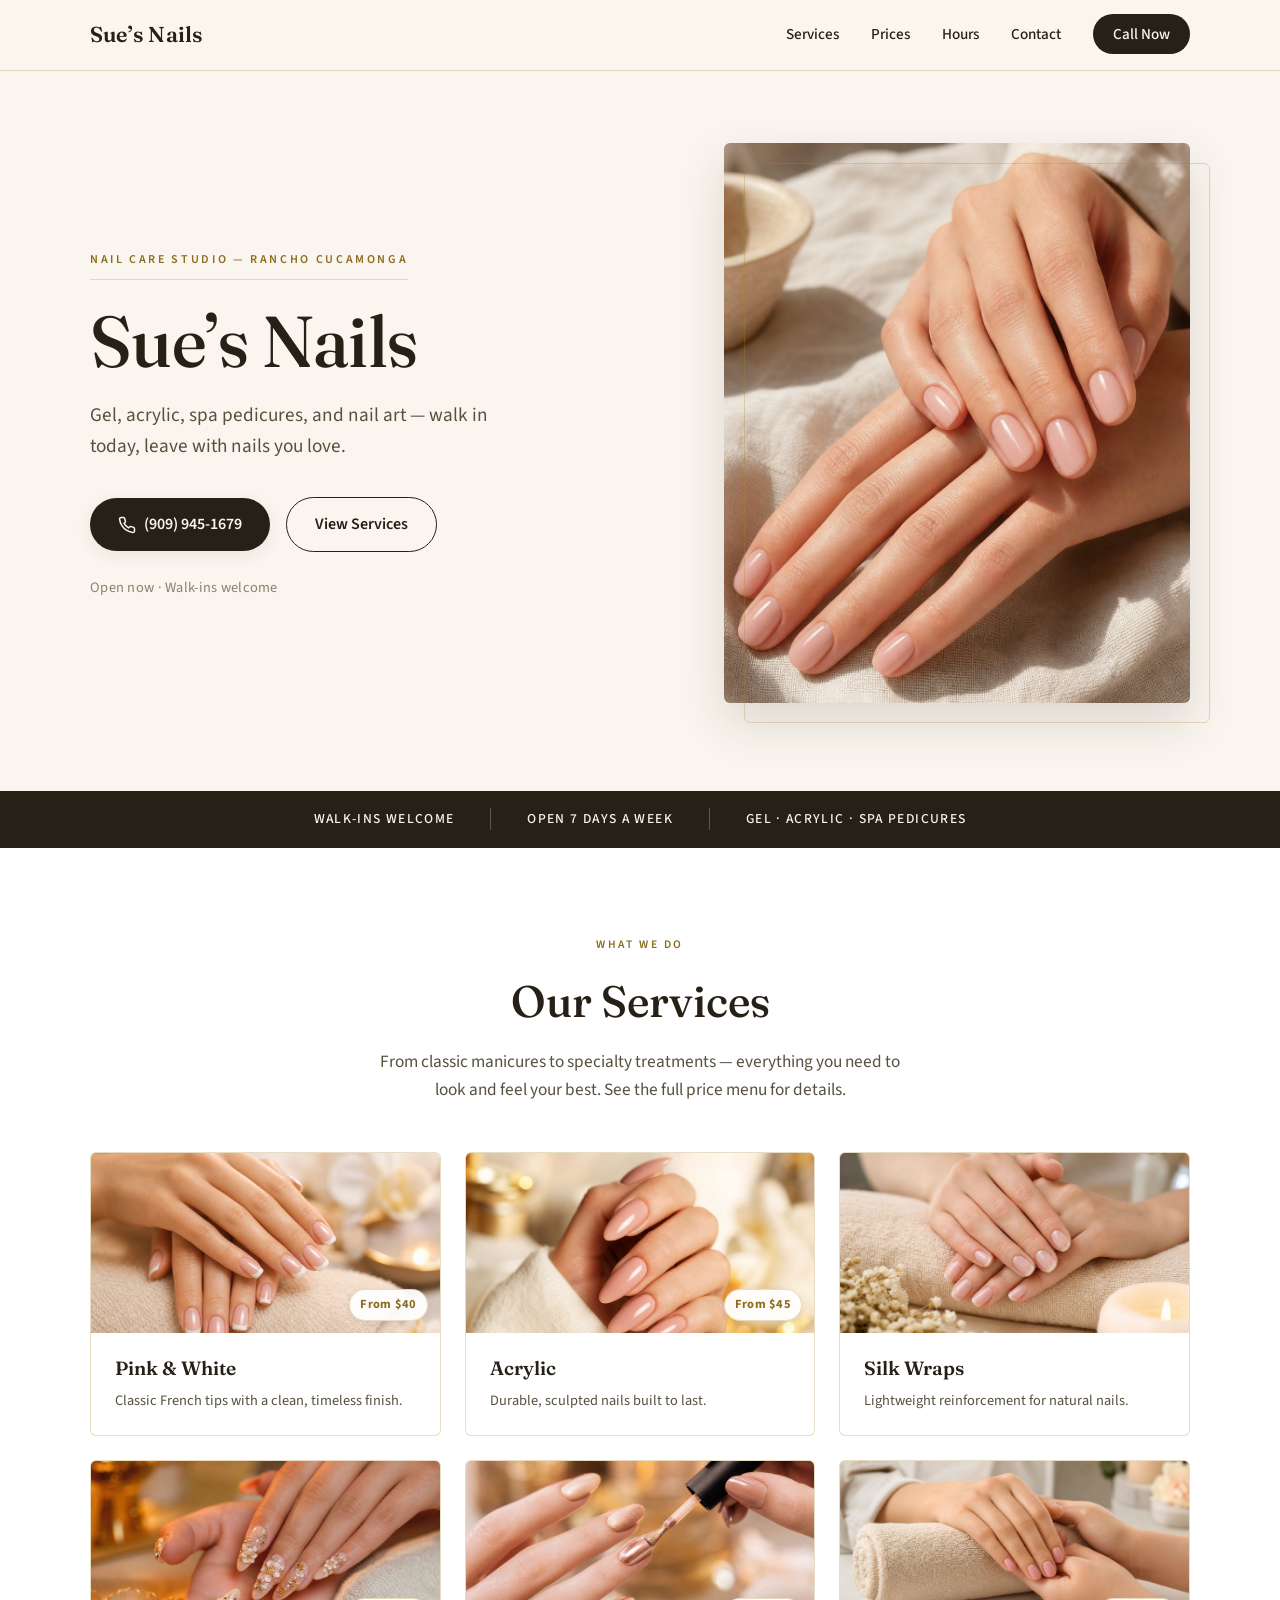
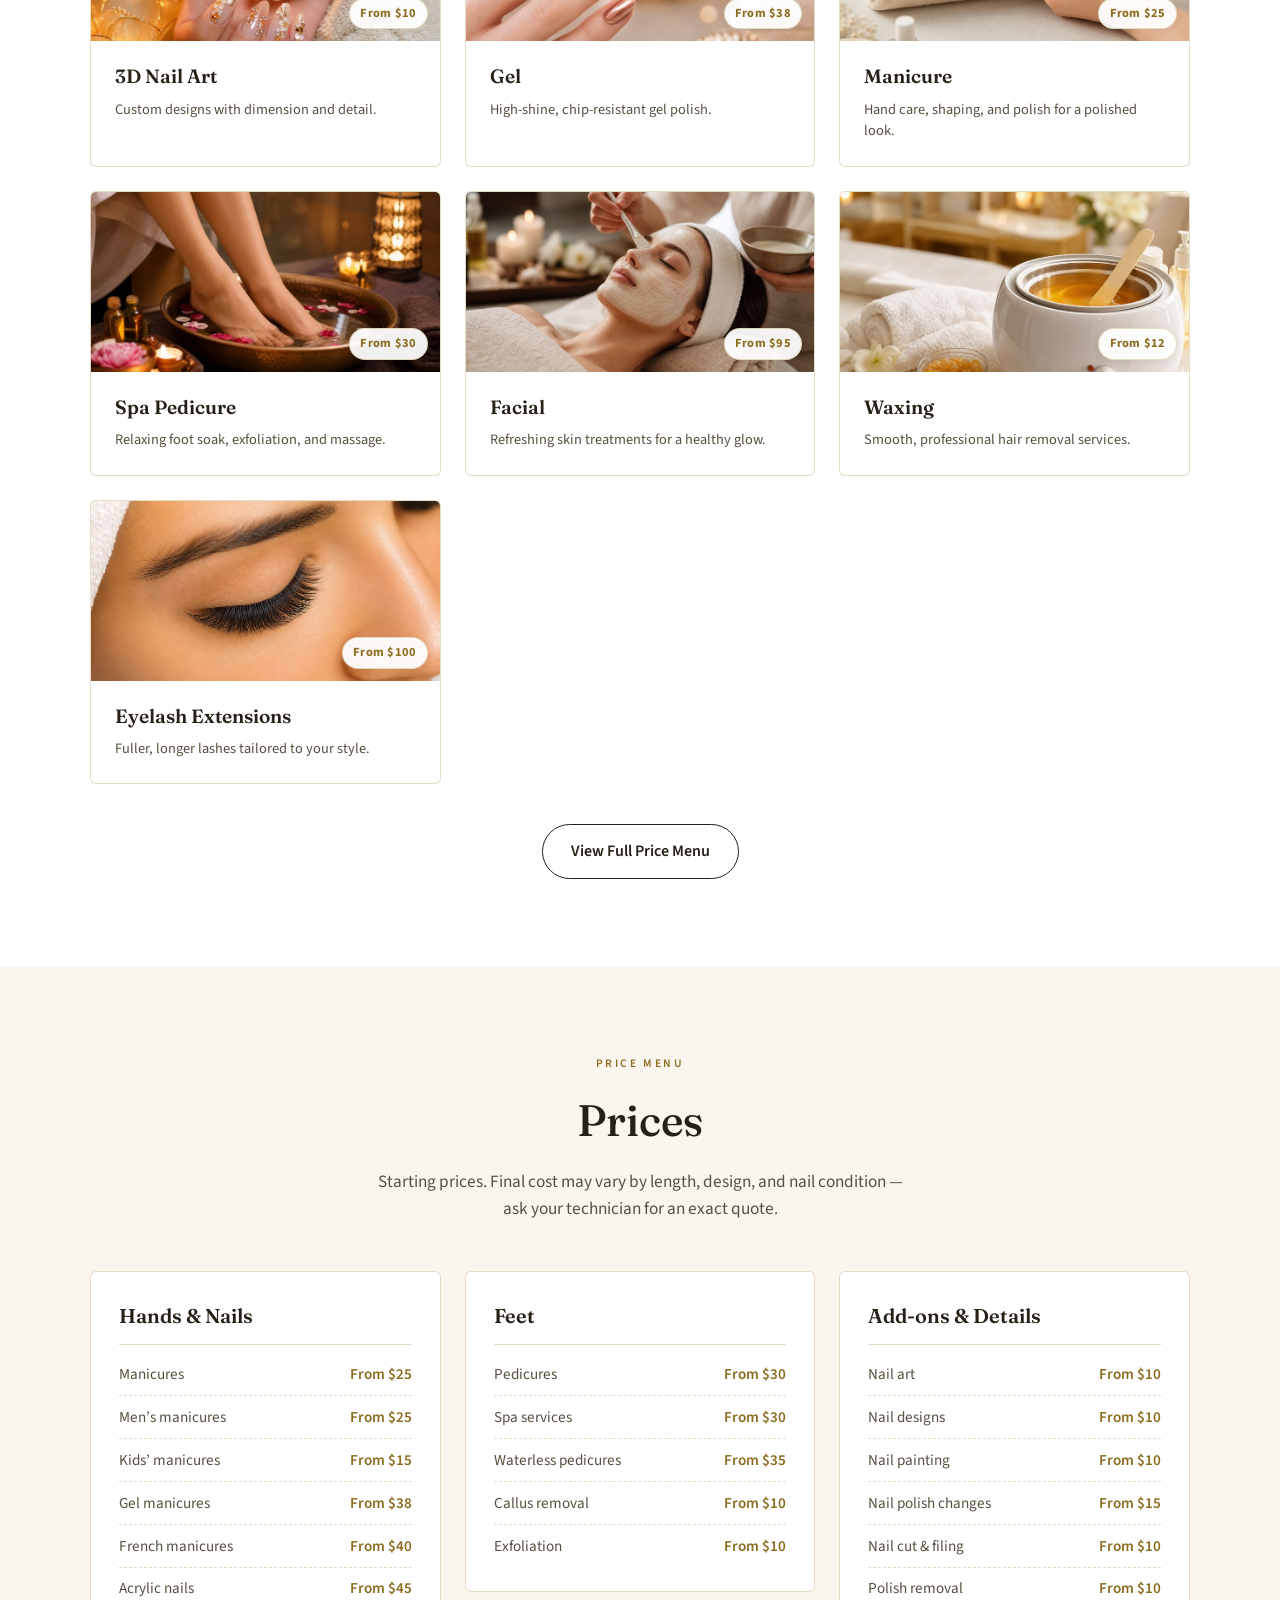
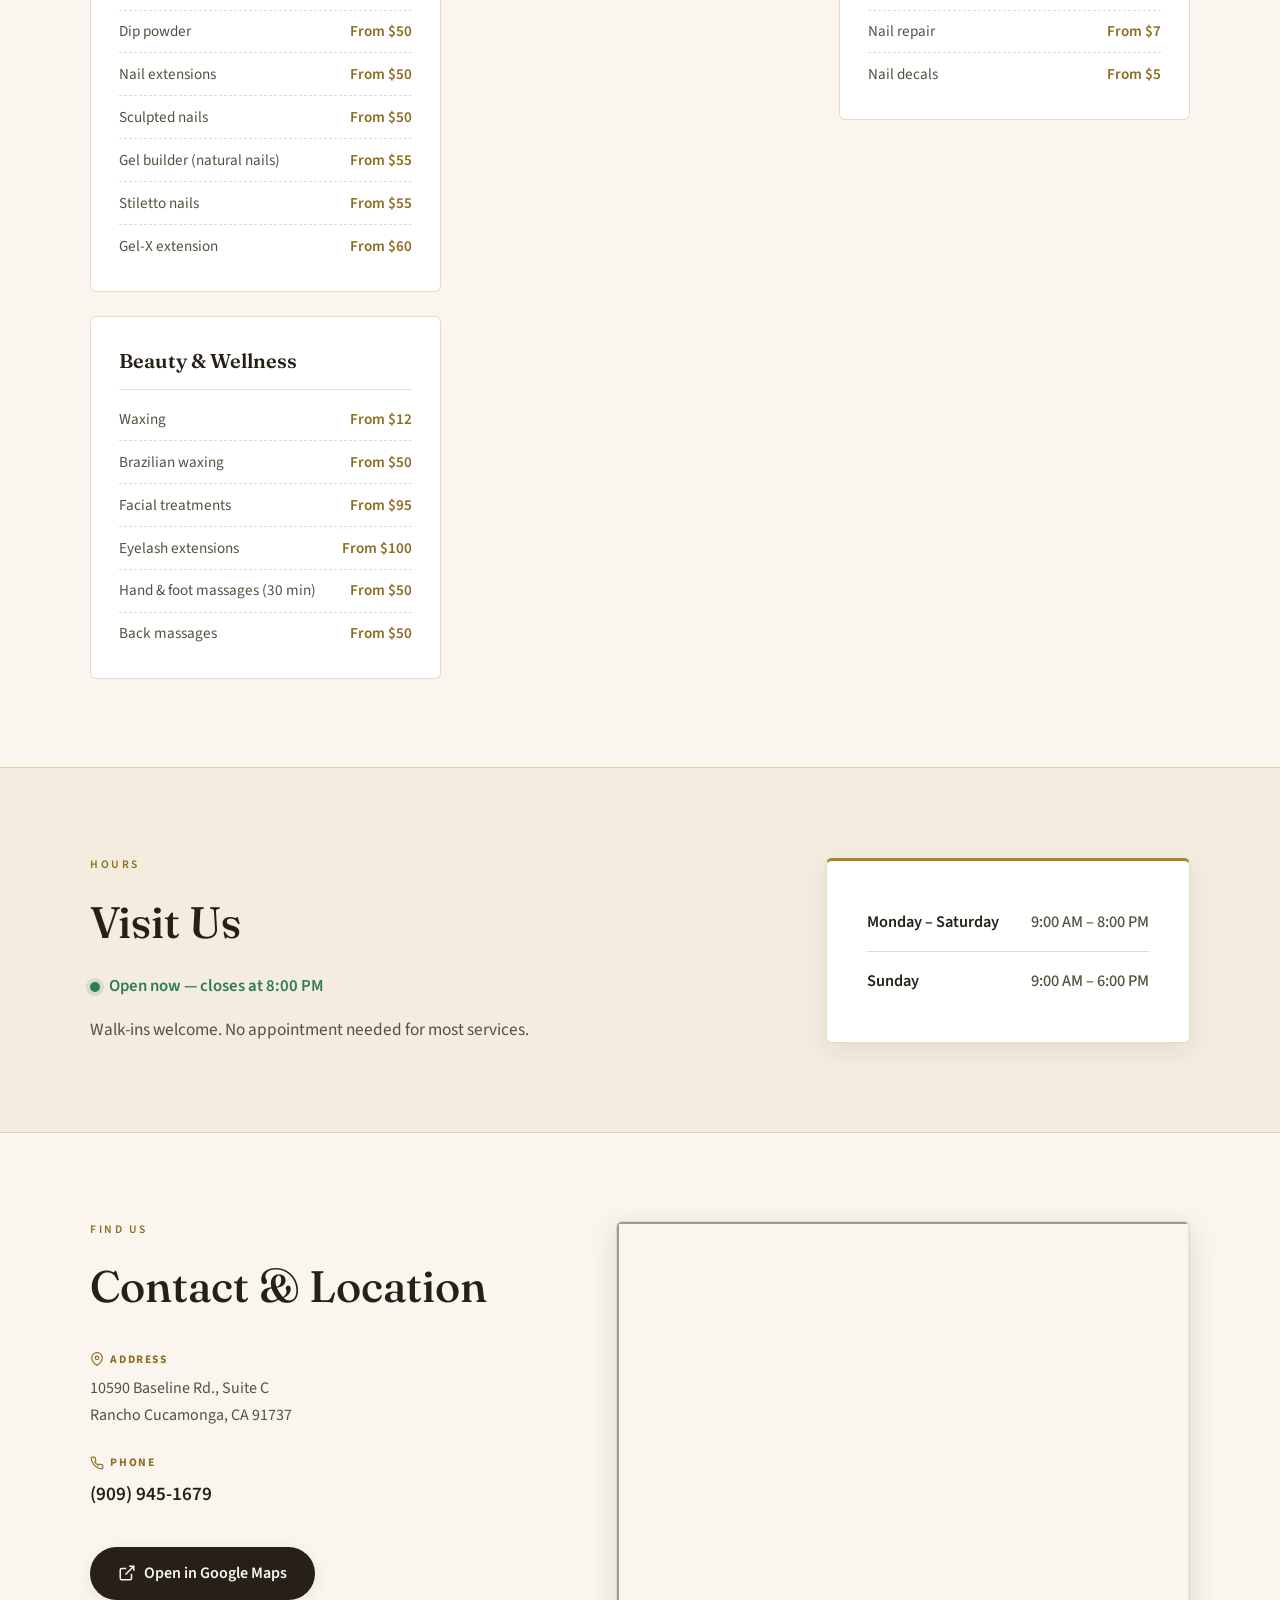
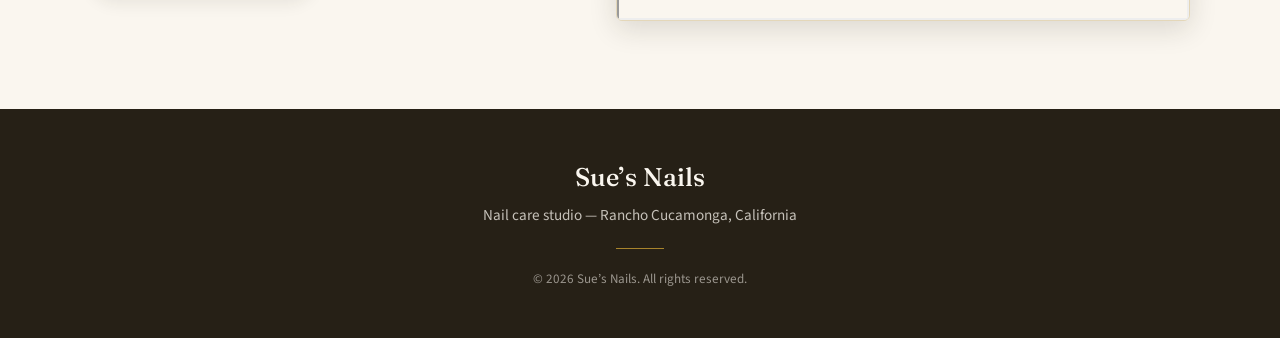
<file: index.html>
<!DOCTYPE html>
<html lang="en">
<head>
  <meta charset="UTF-8">
  <meta name="viewport" content="width=device-width, initial-scale=1.0">
  <meta name="description" content="Sue's Nails — Professional nail care in Rancho Cucamonga, CA. Manicures, pedicures, gel, acrylic, facials, waxing, and more. Walk-ins welcome, open 7 days.">
  <title>Sue's Nails | Nail Care Studio — Rancho Cucamonga</title>
  <link rel="canonical" href="https://suenails.com/">
  <meta property="og:type" content="website">
  <meta property="og:url" content="https://suenails.com/">
  <meta property="og:site_name" content="Sue's Nails">
  <meta property="og:locale" content="en_US">
  <meta property="og:title" content="Sue's Nails | Nail Care Studio — Rancho Cucamonga">
  <meta property="og:description" content="Manicures, pedicures, gel, and acrylic — walk-ins welcome, open 7 days a week. 10590 Baseline Rd., Suite C, Rancho Cucamonga, CA.">
  <meta property="og:image" content="https://suenails.com/images/hero-manicure.jpg">
  <meta property="og:image:alt" content="Freshly manicured hands with a soft nude-pink finish">
  <meta name="twitter:card" content="summary_large_image">
  <meta name="twitter:title" content="Sue's Nails | Nail Care Studio — Rancho Cucamonga">
  <meta name="twitter:description" content="Manicures, pedicures, gel, and acrylic — walk-ins welcome, open 7 days a week in Rancho Cucamonga, CA.">
  <meta name="twitter:image" content="https://suenails.com/images/hero-manicure.jpg">
  <link rel="icon" type="image/svg+xml" href="images/favicon.svg">
  <script type="application/ld+json">
  {
    "@context": "https://schema.org",
    "@type": "NailSalon",
    "name": "Sue's Nails",
    "image": "https://suenails.com/images/hero-manicure.jpg",
    "url": "https://suenails.com/",
    "telephone": "+1-909-945-1679",
    "priceRange": "$$",
    "address": {
      "@type": "PostalAddress",
      "streetAddress": "10590 Baseline Rd., Suite C",
      "addressLocality": "Rancho Cucamonga",
      "addressRegion": "CA",
      "postalCode": "91737",
      "addressCountry": "US"
    },
    "geo": {
      "@type": "GeoCoordinates",
      "latitude": 34.1221,
      "longitude": -117.5501
    },
    "openingHoursSpecification": [
      {
        "@type": "OpeningHoursSpecification",
        "dayOfWeek": [
          "Monday",
          "Tuesday",
          "Wednesday",
          "Thursday",
          "Friday",
          "Saturday"
        ],
        "opens": "09:00",
        "closes": "20:00"
      },
      {
        "@type": "OpeningHoursSpecification",
        "dayOfWeek": "Sunday",
        "opens": "09:00",
        "closes": "18:00"
      }
    ]
  }
  </script>
  <link rel="preconnect" href="https://fonts.googleapis.com">
  <link rel="preconnect" href="https://fonts.gstatic.com" crossorigin>
  <link href="https://fonts.googleapis.com/css2?family=Fraunces:opsz,wght@9..144,400;9..144,500;9..144,600&family=Source+Sans+3:ital,wght@0,400;0,500;0,600;0,700;1,400&display=swap" rel="stylesheet">
  <link rel="stylesheet" href="styles.css?v=11">
</head>
<body>
  <header class="site-header">
    <nav class="nav">
      <a href="#" class="nav-logo">Sue&rsquo;s Nails</a>
      <button class="nav-toggle" aria-label="Open menu" aria-expanded="false">
        <span></span>
        <span></span>
        <span></span>
      </button>
      <ul class="nav-links">
        <li><a href="#services">Services</a></li>
        <li><a href="#prices">Prices</a></li>
        <li id="nav-book" hidden><a href="#book">Book Online</a></li>
        <li><a href="#hours">Hours</a></li>
        <li><a href="#contact">Contact</a></li>
        <li><a href="tel:19099451679" class="nav-cta">Call Now</a></li>
      </ul>
    </nav>
  </header>

  <main>
    <section class="hero">
      <div class="container hero-inner">
        <div class="hero-content">
          <p class="hero-eyebrow">Nail Care Studio &mdash; Rancho Cucamonga</p>
          <h1>Sue&rsquo;s Nails</h1>
          <p class="hero-tagline">Gel, acrylic, spa pedicures, and nail art — walk in today, leave with nails you love.</p>
          <div class="hero-actions">
            <a href="tel:19099451679" class="btn btn-primary">
              <svg class="btn-icon" viewBox="0 0 24 24" fill="none" stroke="currentColor" stroke-width="2"><path d="M22 16.92v3a2 2 0 01-2.18 2 19.79 19.79 0 01-8.63-3.07 19.5 19.5 0 01-6-6 19.79 19.79 0 01-3.07-8.67A2 2 0 014.11 2h3a2 2 0 012 1.72c.127.96.361 1.903.7 2.81a2 2 0 01-.45 2.11L8.09 9.91a16 16 0 006 6l1.27-1.27a2 2 0 012.11-.45c.907.339 1.85.573 2.81.7A2 2 0 0122 16.92z"/></svg>
              (909) 945-1679
            </a>
            <a href="#services" class="btn btn-secondary">View Services</a>
          </div>
          <p class="hero-note" id="hero-status" aria-live="polite">Walk-ins welcome &middot; Open 7 days a week</p>
        </div>
        <div class="hero-media">
          <img src="images/hero-manicure.jpg" alt="Freshly manicured hands with a soft nude-pink finish" width="1000" height="1500" fetchpriority="high">
        </div>
      </div>
    </section>

    <section class="trust-bar">
      <div class="container trust-inner">
        <div class="trust-item">Walk-ins Welcome</div>
        <div class="trust-item">Open 7 Days a Week</div>
        <div class="trust-item">Gel &middot; Acrylic &middot; Spa Pedicures</div>
      </div>
    </section>

    <section id="services" class="section services">
      <div class="container">
        <div class="section-header">
          <p class="section-eyebrow">What we do</p>
          <h2>Our Services</h2>
          <p class="section-lead">From classic manicures to specialty treatments — everything you need to look and feel your best. See the <a href="#prices">full price menu</a> for details.</p>
        </div>
        <ul class="service-grid">
          <li class="service-card">
            <div class="service-thumb">
              <img src="images/services/pink-white.jpg" alt="Pink and white French manicure" loading="lazy">
              <span class="price-badge">From $40</span>
            </div>
            <div class="service-body">
              <h3>Pink &amp; White</h3>
              <p>Classic French tips with a clean, timeless finish.</p>
            </div>
          </li>
          <li class="service-card">
            <div class="service-thumb">
              <img src="images/services/acrylic.jpg" alt="Acrylic nail extensions" loading="lazy">
              <span class="price-badge">From $45</span>
            </div>
            <div class="service-body">
              <h3>Acrylic</h3>
              <p>Durable, sculpted nails built to last.</p>
            </div>
          </li>
          <li class="service-card">
            <div class="service-thumb">
              <img src="images/services/silk-wraps.jpg" alt="Silk wrap nail treatment" loading="lazy">
            </div>
            <div class="service-body">
              <h3>Silk Wraps</h3>
              <p>Lightweight reinforcement for natural nails.</p>
            </div>
          </li>
          <li class="service-card">
            <div class="service-thumb">
              <img src="images/services/nail-art-3d.jpg" alt="3D nail art design" loading="lazy">
              <span class="price-badge">From $10</span>
            </div>
            <div class="service-body">
              <h3>3D Nail Art</h3>
              <p>Custom designs with dimension and detail.</p>
            </div>
          </li>
          <li class="service-card">
            <div class="service-thumb">
              <img src="images/services/gel.jpg" alt="Gel nail polish manicure" loading="lazy">
              <span class="price-badge">From $38</span>
            </div>
            <div class="service-body">
              <h3>Gel</h3>
              <p>High-shine, chip-resistant gel polish.</p>
            </div>
          </li>
          <li class="service-card">
            <div class="service-thumb">
              <img src="images/services/manicure.jpg" alt="Classic manicure" loading="lazy">
              <span class="price-badge">From $25</span>
            </div>
            <div class="service-body">
              <h3>Manicure</h3>
              <p>Hand care, shaping, and polish for a polished look.</p>
            </div>
          </li>
          <li class="service-card">
            <div class="service-thumb">
              <img src="images/services/spa-pedicure.jpg" alt="Spa pedicure treatment" loading="lazy">
              <span class="price-badge">From $30</span>
            </div>
            <div class="service-body">
              <h3>Spa Pedicure</h3>
              <p>Relaxing foot soak, exfoliation, and massage.</p>
            </div>
          </li>
          <li class="service-card">
            <div class="service-thumb">
              <img src="images/services/facial.jpg" alt="Facial skin treatment" loading="lazy">
              <span class="price-badge">From $95</span>
            </div>
            <div class="service-body">
              <h3>Facial</h3>
              <p>Refreshing skin treatments for a healthy glow.</p>
            </div>
          </li>
          <li class="service-card">
            <div class="service-thumb">
              <img src="images/services/waxing.jpg" alt="Professional waxing service" loading="lazy">
              <span class="price-badge">From $12</span>
            </div>
            <div class="service-body">
              <h3>Waxing</h3>
              <p>Smooth, professional hair removal services.</p>
            </div>
          </li>
          <li class="service-card">
            <div class="service-thumb">
              <img src="images/services/eyelash-extensions.jpg" alt="Eyelash extensions" loading="lazy">
              <span class="price-badge">From $100</span>
            </div>
            <div class="service-body">
              <h3>Eyelash Extensions</h3>
              <p>Fuller, longer lashes tailored to your style.</p>
            </div>
          </li>
        </ul>
        <p class="services-cta">
          <a href="#prices" class="btn btn-secondary">View Full Price Menu</a>
        </p>
      </div>
    </section>

    <section id="prices" class="section prices">
      <div class="container">
        <div class="section-header">
          <p class="section-eyebrow">Price menu</p>
          <h2>Prices</h2>
          <p class="section-lead">Starting prices. Final cost may vary by length, design, and nail condition — ask your technician for an exact quote.</p>
        </div>
        <div class="price-menu">
          <div class="price-category">
            <h3>Hands &amp; Nails</h3>
            <ul class="price-list">
              <li><span>Manicures</span><span>From $25</span></li>
              <li><span>Men&rsquo;s manicures</span><span>From $25</span></li>
              <li><span>Kids&rsquo; manicures</span><span>From $15</span></li>
              <li><span>Gel manicures</span><span>From $38</span></li>
              <li><span>French manicures</span><span>From $40</span></li>
              <li><span>Acrylic nails</span><span>From $45</span></li>
              <li><span>Dip powder</span><span>From $50</span></li>
              <li><span>Nail extensions</span><span>From $50</span></li>
              <li><span>Sculpted nails</span><span>From $50</span></li>
              <li><span>Gel builder (natural nails)</span><span>From $55</span></li>
              <li><span>Stiletto nails</span><span>From $55</span></li>
              <li><span>Gel-X extension</span><span>From $60</span></li>
            </ul>
          </div>
          <div class="price-category">
            <h3>Feet</h3>
            <ul class="price-list">
              <li><span>Pedicures</span><span>From $30</span></li>
              <li><span>Spa services</span><span>From $30</span></li>
              <li><span>Waterless pedicures</span><span>From $35</span></li>
              <li><span>Callus removal</span><span>From $10</span></li>
              <li><span>Exfoliation</span><span>From $10</span></li>
            </ul>
          </div>
          <div class="price-category">
            <h3>Add-ons &amp; Details</h3>
            <ul class="price-list">
              <li><span>Nail art</span><span>From $10</span></li>
              <li><span>Nail designs</span><span>From $10</span></li>
              <li><span>Nail painting</span><span>From $10</span></li>
              <li><span>Nail polish changes</span><span>From $15</span></li>
              <li><span>Nail cut &amp; filing</span><span>From $10</span></li>
              <li><span>Polish removal</span><span>From $10</span></li>
              <li><span>Nail repair</span><span>From $7</span></li>
              <li><span>Nail decals</span><span>From $5</span></li>
            </ul>
          </div>
          <div class="price-category">
            <h3>Beauty &amp; Wellness</h3>
            <ul class="price-list">
              <li><span>Waxing</span><span>From $12</span></li>
              <li><span>Brazilian waxing</span><span>From $50</span></li>
              <li><span>Facial treatments</span><span>From $95</span></li>
              <li><span>Eyelash extensions</span><span>From $100</span></li>
              <li><span>Hand &amp; foot massages (30 min)</span><span>From $50</span></li>
              <li><span>Back massages</span><span>From $50</span></li>
            </ul>
          </div>
        </div>
      </div>
    </section>

    <section id="book" class="section booking" hidden>
      <div class="container">
        <div class="section-header">
          <p class="section-eyebrow">Book online</p>
          <h2>Book an Appointment</h2>
          <p class="section-lead">Pick a service and a time that works for you — walk-ins are always welcome too.</p>
        </div>
        <div id="sues-booking"></div>
      </div>
    </section>

    <section id="hours" class="section hours">
      <div class="container hours-inner">
        <div class="hours-text">
          <p class="section-eyebrow">Hours</p>
          <h2>Visit Us</h2>
          <p class="hours-status" id="open-status" aria-live="polite">
            <span class="status-dot" aria-hidden="true"></span>
            <span class="status-text">Open 7 days a week</span>
          </p>
          <p class="section-lead">Walk-ins welcome. No appointment needed for most services.</p>
        </div>
        <dl class="hours-list">
          <div class="hours-row">
            <dt>Monday &ndash; Saturday</dt>
            <dd>9:00 AM &ndash; 8:00 PM</dd>
          </div>
          <div class="hours-row">
            <dt>Sunday</dt>
            <dd>9:00 AM &ndash; 6:00 PM</dd>
          </div>
        </dl>
      </div>
    </section>

    <section id="contact" class="section contact">
      <div class="container contact-inner">
        <div class="contact-info">
          <p class="section-eyebrow">Find us</p>
          <h2>Contact &amp; Location</h2>
          <address>
            <p class="contact-item">
              <span class="contact-label">
                <svg viewBox="0 0 24 24" fill="none" stroke="currentColor" stroke-width="2"><path d="M21 10c0 7-9 13-9 13s-9-6-9-13a9 9 0 0118 0z"/><circle cx="12" cy="10" r="3"/></svg>
                Address
              </span>
              10590 Baseline Rd., Suite C<br>
              Rancho Cucamonga, CA 91737
            </p>
            <p class="contact-item">
              <span class="contact-label">
                <svg viewBox="0 0 24 24" fill="none" stroke="currentColor" stroke-width="2"><path d="M22 16.92v3a2 2 0 01-2.18 2 19.79 19.79 0 01-8.63-3.07 19.5 19.5 0 01-6-6 19.79 19.79 0 01-3.07-8.67A2 2 0 014.11 2h3a2 2 0 012 1.72c.127.96.361 1.903.7 2.81a2 2 0 01-.45 2.11L8.09 9.91a16 16 0 006 6l1.27-1.27a2 2 0 012.11-.45c.907.339 1.85.573 2.81.7A2 2 0 0122 16.92z"/></svg>
                Phone
              </span>
              <a href="tel:19099451679">(909) 945-1679</a>
            </p>
          </address>
          <a
            href="https://www.google.com/maps/search/?api=1&query=10590+Baseline+Rd+Suite+C+Rancho+Cucamonga+CA+91737"
            class="btn btn-primary"
            target="_blank"
            rel="noopener noreferrer"
          >
            <svg class="btn-icon" viewBox="0 0 24 24" fill="none" stroke="currentColor" stroke-width="2"><path d="M18 13v6a2 2 0 01-2 2H5a2 2 0 01-2-2V8a2 2 0 012-2h6M15 3h6v6M10 14L21 3"/></svg>
            Open in Google Maps
          </a>
        </div>
        <div class="map-embed">
          <iframe
            title="Sue's Nails location on Google Maps"
            src="https://maps.google.com/maps?q=10590+Baseline+Rd,+Suite+C,+Rancho+Cucamonga,+CA+91737&z=15&output=embed"
            width="600"
            height="450"
            allowfullscreen=""
            loading="lazy"
            referrerpolicy="no-referrer-when-downgrade"
          ></iframe>
        </div>
      </div>
    </section>
  </main>

  <footer class="site-footer">
    <div class="container footer-inner">
      <p class="footer-brand">Sue&rsquo;s Nails</p>
      <p class="footer-tagline">Nail care studio &mdash; Rancho Cucamonga, California</p>
      <div class="footer-divider" aria-hidden="true"></div>
      <p class="footer-copy">&copy; <span id="year"></span> Sue&rsquo;s Nails. All rights reserved.</p>
    </div>
  </footer>

  <script>
    // Online booking: set to the deployed booking Worker URL to enable, e.g.
    // window.BOOKING_API = "https://sues-nails-booking.YOUR-SUBDOMAIN.workers.dev";
    window.BOOKING_API = "";
  </script>
  <script src="script.js"></script>
  <!-- Cloudflare Web Analytics -->
  <script defer src="https://static.cloudflareinsights.com/beacon.min.js" data-cf-beacon='{"token": "c30023fcf470469a8c169c86492b10e3"}'></script>
</body>
</html>
</file>
<file: styles.css>
:root {
  --cream: #faf6ef;
  --cream-deep: #f3ecdf;
  --white: #ffffff;
  --ink: #262016;
  --ink-soft: #57503f;
  --ink-muted: #8a8171;
  --gold: #a8842c;
  --gold-dark: #8c6d20;
  --gold-hairline: rgba(168, 132, 44, 0.28);
  --open-green: #2e7d4f;
  --shadow: rgba(38, 32, 22, 0.08);
  --shadow-lg: rgba(38, 32, 22, 0.14);
  --radius: 6px;
  --font-display: "Fraunces", Georgia, serif;
  --font-body: "Source Sans 3", system-ui, sans-serif;
}

*,
*::before,
*::after {
  box-sizing: border-box;
  margin: 0;
  padding: 0;
}

html {
  scroll-behavior: smooth;
}

body {
  font-family: var(--font-body);
  color: var(--ink);
  background: var(--cream);
  line-height: 1.6;
  -webkit-font-smoothing: antialiased;
}

a {
  color: inherit;
  text-decoration: none;
}

img {
  max-width: 100%;
  display: block;
}

.container {
  width: min(1100px, 92vw);
  margin: 0 auto;
}

/* Header */
.site-header {
  position: sticky;
  top: 0;
  z-index: 100;
  background: rgba(250, 246, 239, 0.94);
  backdrop-filter: blur(12px);
  border-bottom: 1px solid var(--gold-hairline);
}

.nav {
  width: min(1100px, 92vw);
  margin: 0 auto;
  display: flex;
  align-items: center;
  justify-content: space-between;
  padding: 1.1rem 0;
}

.nav-logo {
  font-family: var(--font-display);
  font-size: 1.35rem;
  font-weight: 600;
  letter-spacing: 0.01em;
  color: var(--ink);
  transition: color 0.2s;
}

.nav-logo:hover {
  color: var(--gold-dark);
}

.nav-links {
  display: flex;
  align-items: center;
  gap: 2rem;
  list-style: none;
}

.nav-links a {
  font-weight: 500;
  font-size: 0.95rem;
  transition: color 0.2s;
  position: relative;
}

.nav-links a:not(.nav-cta)::after {
  content: "";
  position: absolute;
  bottom: -4px;
  left: 0;
  width: 0;
  height: 1px;
  background: var(--gold);
  transition: width 0.25s;
}

.nav-links a:not(.nav-cta):hover::after {
  width: 100%;
}

.nav-links a:hover {
  color: var(--gold-dark);
}

.nav-cta {
  background: var(--ink);
  color: var(--cream) !important;
  padding: 0.55rem 1.25rem;
  border-radius: 999px;
  transition: background 0.2s, transform 0.15s !important;
}

.nav-cta:hover {
  background: var(--gold-dark);
  transform: translateY(-1px);
}

.nav-toggle {
  display: none;
  flex-direction: column;
  gap: 5px;
  background: none;
  border: none;
  cursor: pointer;
  padding: 4px;
}

.nav-toggle span {
  display: block;
  width: 24px;
  height: 2px;
  background: var(--ink);
  border-radius: 2px;
  transition: transform 0.2s, opacity 0.2s;
}

/* Hero */
.hero {
  background: var(--cream);
  padding: 4.5rem 0 5.5rem;
}

.hero-inner {
  display: grid;
  grid-template-columns: 1.1fr 0.9fr;
  align-items: center;
  gap: 4rem;
}

.hero-content {
  animation: fadeUp 0.8s ease-out;
}

@keyframes fadeUp {
  from { opacity: 0; transform: translateY(24px); }
  to { opacity: 1; transform: translateY(0); }
}

.hero-eyebrow {
  display: inline-block;
  text-transform: uppercase;
  letter-spacing: 0.22em;
  font-size: 0.75rem;
  font-weight: 600;
  color: var(--gold-dark);
  margin-bottom: 1.5rem;
  padding-bottom: 0.6rem;
  border-bottom: 1px solid var(--gold-hairline);
}

.hero h1 {
  font-family: var(--font-display);
  font-size: clamp(2.75rem, 6.5vw, 4.5rem);
  font-weight: 500;
  letter-spacing: -0.01em;
  color: var(--ink);
  line-height: 1.05;
  margin-bottom: 1.25rem;
}

.hero-tagline {
  font-size: clamp(1.05rem, 2vw, 1.2rem);
  color: var(--ink-soft);
  margin-bottom: 2.25rem;
  max-width: 44ch;
}

.hero-actions {
  display: flex;
  flex-wrap: wrap;
  gap: 1rem;
  align-items: center;
}

.hero-note {
  margin-top: 1.5rem;
  font-size: 0.9rem;
  color: var(--ink-muted);
  letter-spacing: 0.02em;
}

.hero-media {
  position: relative;
  animation: fadeUp 0.8s ease-out 0.15s backwards;
}

.hero-media::before {
  content: "";
  position: absolute;
  inset: 1.25rem -1.25rem -1.25rem 1.25rem;
  border: 1px solid var(--gold-hairline);
  border-radius: var(--radius);
  pointer-events: none;
}

.hero-media img {
  width: 100%;
  height: auto;
  max-height: 560px;
  object-fit: cover;
  border-radius: var(--radius);
  box-shadow: 0 20px 48px var(--shadow-lg);
}

.btn {
  display: inline-flex;
  align-items: center;
  gap: 0.5rem;
  padding: 0.85rem 1.75rem;
  border-radius: 999px;
  font-weight: 600;
  font-size: 1rem;
  transition: transform 0.15s, box-shadow 0.15s, background 0.2s, color 0.2s, border-color 0.2s;
}

.btn-icon {
  width: 18px;
  height: 18px;
  flex-shrink: 0;
}

.btn:hover {
  transform: translateY(-2px);
}

.btn-primary {
  background: var(--ink);
  color: var(--cream);
  box-shadow: 0 4px 16px var(--shadow);
}

.btn-primary:hover {
  background: var(--gold-dark);
  color: var(--white);
  box-shadow: 0 8px 24px var(--shadow-lg);
}

.btn-secondary {
  background: transparent;
  color: var(--ink);
  border: 1px solid var(--ink);
}

.btn-secondary:hover {
  border-color: var(--gold-dark);
  color: var(--gold-dark);
}

/* Trust bar */
.trust-bar {
  background: var(--ink);
  color: var(--cream);
  padding: 1.1rem 0;
}

.trust-inner {
  display: flex;
  justify-content: center;
  flex-wrap: wrap;
  gap: 1rem 0;
}

.trust-item {
  font-size: 0.85rem;
  font-weight: 500;
  letter-spacing: 0.1em;
  text-transform: uppercase;
  padding: 0 2.25rem;
}

.trust-item + .trust-item {
  border-left: 1px solid rgba(250, 246, 239, 0.25);
}

/* Sections */
.section {
  padding: 5.5rem 0;
}

.section-header {
  text-align: center;
  margin-bottom: 3rem;
}

.section-eyebrow {
  text-transform: uppercase;
  letter-spacing: 0.22em;
  font-size: 0.72rem;
  font-weight: 600;
  color: var(--gold-dark);
  margin-bottom: 0.75rem;
}

.section h2 {
  font-family: var(--font-display);
  font-size: clamp(2rem, 4vw, 2.75rem);
  font-weight: 500;
  color: var(--ink);
  margin-bottom: 0.75rem;
}

.section-lead {
  color: var(--ink-soft);
  font-size: 1.08rem;
  max-width: 540px;
  margin: 0 auto;
}

/* Services */
.services {
  background: var(--white);
}

.service-grid {
  display: grid;
  grid-template-columns: repeat(auto-fill, minmax(260px, 1fr));
  gap: 1.5rem;
  list-style: none;
}

.service-card {
  background: var(--white);
  border: 1px solid var(--gold-hairline);
  border-radius: var(--radius);
  overflow: hidden;
  transition: transform 0.25s, box-shadow 0.25s, border-color 0.25s;
}

.service-card:hover {
  transform: translateY(-6px);
  box-shadow: 0 12px 32px var(--shadow-lg);
  border-color: var(--gold);
}

.service-thumb {
  height: 180px;
  overflow: hidden;
  position: relative;
  background: var(--cream);
}

.service-thumb img {
  width: 100%;
  height: 100%;
  object-fit: cover;
  object-position: center;
  transition: transform 0.35s ease;
}

.service-card:hover .service-thumb img {
  transform: scale(1.05);
}

.service-body {
  padding: 1.25rem 1.5rem 1.5rem;
}

.service-card h3 {
  font-family: var(--font-display);
  font-size: 1.2rem;
  font-weight: 600;
  color: var(--ink);
  margin-bottom: 0.4rem;
}

.service-card p {
  font-size: 0.9rem;
  color: var(--ink-soft);
  line-height: 1.5;
}

.price-badge {
  position: absolute;
  right: 0.75rem;
  bottom: 0.75rem;
  background: rgba(255, 255, 255, 0.94);
  color: var(--gold-dark);
  font-size: 0.78rem;
  font-weight: 700;
  letter-spacing: 0.02em;
  padding: 0.3rem 0.65rem;
  border: 1px solid var(--gold-hairline);
  border-radius: 999px;
  box-shadow: 0 2px 8px var(--shadow);
}

.services-cta {
  text-align: center;
  margin-top: 2.5rem;
}

/* Prices */
.prices {
  background: var(--cream);
}

.price-menu {
  display: grid;
  grid-template-columns: repeat(auto-fit, minmax(300px, 1fr));
  gap: 1.5rem;
  align-items: start;
}

.price-category {
  background: var(--white);
  border: 1px solid var(--gold-hairline);
  border-radius: var(--radius);
  padding: 1.75rem 1.75rem 1.5rem;
}

.price-category h3 {
  font-family: var(--font-display);
  font-size: 1.25rem;
  font-weight: 600;
  color: var(--ink);
  padding-bottom: 0.75rem;
  margin-bottom: 0.5rem;
  border-bottom: 1px solid var(--gold-hairline);
}

.price-list {
  list-style: none;
}

.price-list li {
  display: flex;
  justify-content: space-between;
  align-items: baseline;
  gap: 1rem;
  padding: 0.55rem 0;
  border-bottom: 1px dashed var(--gold-hairline);
  font-size: 0.95rem;
}

.price-list li:last-child {
  border-bottom: none;
}

.price-list li span:first-child {
  color: var(--ink-soft);
}

.price-list li span:last-child {
  color: var(--gold-dark);
  font-weight: 600;
  white-space: nowrap;
}

/* Booking */
.booking {
  background: var(--cream);
  border-top: 1px solid var(--gold-hairline);
}

/* Hours */
.hours {
  background: var(--cream-deep);
  border-top: 1px solid var(--gold-hairline);
  border-bottom: 1px solid var(--gold-hairline);
}

.hours-inner {
  display: flex;
  flex-wrap: wrap;
  align-items: center;
  justify-content: space-between;
  gap: 2.5rem;
}

.hours-text .section-lead {
  margin: 0;
  text-align: left;
}

.hours-status {
  display: inline-flex;
  align-items: center;
  gap: 0.55rem;
  font-size: 1.05rem;
  font-weight: 600;
  color: var(--ink);
  margin: 0.25rem 0 1rem;
}

.status-dot {
  width: 10px;
  height: 10px;
  border-radius: 50%;
  background: var(--ink-muted);
  flex-shrink: 0;
}

.hours-status.is-open .status-dot {
  background: var(--open-green);
  box-shadow: 0 0 0 4px rgba(46, 125, 79, 0.15);
}

.hours-status.is-open .status-text {
  color: var(--open-green);
}

.hours-list {
  background: var(--white);
  border: 1px solid var(--gold-hairline);
  border-top: 3px solid var(--gold);
  border-radius: var(--radius);
  padding: 2rem 2.5rem;
  min-width: 340px;
  box-shadow: 0 8px 24px var(--shadow);
}

.hours-row {
  display: flex;
  justify-content: space-between;
  align-items: baseline;
  gap: 2rem;
  padding: 1rem 0;
  border-bottom: 1px solid var(--gold-hairline);
}

.hours-row:last-child {
  border-bottom: none;
}

.hours-row dt {
  font-weight: 600;
  color: var(--ink);
  font-size: 1.02rem;
}

.hours-row dd {
  font-weight: 500;
  color: var(--ink-soft);
  font-size: 1.02rem;
  font-variant-numeric: tabular-nums;
}

/* Contact */
.contact {
  background: var(--cream);
}

.contact-inner {
  display: grid;
  grid-template-columns: 1fr 1.2fr;
  gap: 3rem;
  align-items: stretch;
}

.contact-info h2 {
  margin-bottom: 1.75rem;
}

.contact-item {
  margin-bottom: 1.5rem;
  font-style: normal;
  line-height: 1.7;
  color: var(--ink-soft);
}

.contact-label {
  display: flex;
  align-items: center;
  gap: 0.4rem;
  font-size: 0.72rem;
  text-transform: uppercase;
  letter-spacing: 0.14em;
  font-weight: 700;
  color: var(--gold-dark);
  margin-bottom: 0.35rem;
}

.contact-label svg {
  width: 14px;
  height: 14px;
}

.contact-info address a {
  color: var(--ink);
  font-weight: 600;
  font-size: 1.2rem;
  transition: color 0.2s;
}

.contact-info address a:hover {
  color: var(--gold-dark);
}

.contact-info .btn.btn-primary {
  margin-top: 0.75rem;
}

.map-embed {
  position: relative;
  width: 100%;
  height: 400px;
  border-radius: var(--radius);
  overflow: hidden;
  box-shadow: 0 8px 28px var(--shadow-lg);
  border: 1px solid var(--gold-hairline);
}

.map-embed iframe {
  position: absolute;
  inset: 0;
  display: block;
  width: 100%;
  height: 100%;
}

/* Footer */
.site-footer {
  background: var(--ink);
  color: var(--cream);
  padding: 3rem 0;
  text-align: center;
}

.footer-brand {
  font-family: var(--font-display);
  font-size: 1.6rem;
  font-weight: 500;
  margin-bottom: 0.35rem;
}

.footer-tagline {
  font-size: 0.95rem;
  opacity: 0.75;
}

.footer-divider {
  width: 48px;
  height: 1px;
  background: var(--gold);
  margin: 1.25rem auto;
}

.footer-copy {
  font-size: 0.82rem;
  opacity: 0.55;
}

/* Mobile */
@media (max-width: 860px) {
  .hero-inner {
    grid-template-columns: 1fr;
    gap: 3rem;
  }

  .hero-media {
    order: -1;
    max-width: 480px;
    margin: 0 auto;
  }

  .hero-media img {
    max-height: 380px;
  }

  .hero-content {
    text-align: center;
  }

  .hero-tagline {
    margin-left: auto;
    margin-right: auto;
  }

  .hero-actions {
    justify-content: center;
  }
}

@media (max-width: 768px) {
  .nav-toggle {
    display: flex;
  }

  .nav-links {
    position: fixed;
    top: 60px;
    left: 0;
    right: 0;
    background: rgba(250, 246, 239, 0.98);
    backdrop-filter: blur(12px);
    flex-direction: column;
    padding: 1.5rem;
    gap: 1.25rem;
    border-bottom: 1px solid var(--gold-hairline);
    transform: translateY(-120%);
    opacity: 0;
    pointer-events: none;
    transition: transform 0.25s, opacity 0.25s;
  }

  .nav-links.is-open {
    transform: translateY(0);
    opacity: 1;
    pointer-events: auto;
  }

  .hero {
    padding: 3rem 0 4rem;
  }

  .trust-inner {
    flex-direction: column;
    align-items: center;
    gap: 0.6rem;
  }

  .trust-item {
    padding: 0;
    font-size: 0.8rem;
  }

  .trust-item + .trust-item {
    border-left: none;
  }

  .service-grid {
    grid-template-columns: 1fr;
  }

  .contact-inner {
    grid-template-columns: 1fr;
  }

  .hours-inner {
    flex-direction: column;
    align-items: stretch;
  }

  .hours-text {
    text-align: center;
  }

  .hours-text .section-lead {
    text-align: center;
  }

  .hours-list {
    min-width: unset;
  }
}
</file>
